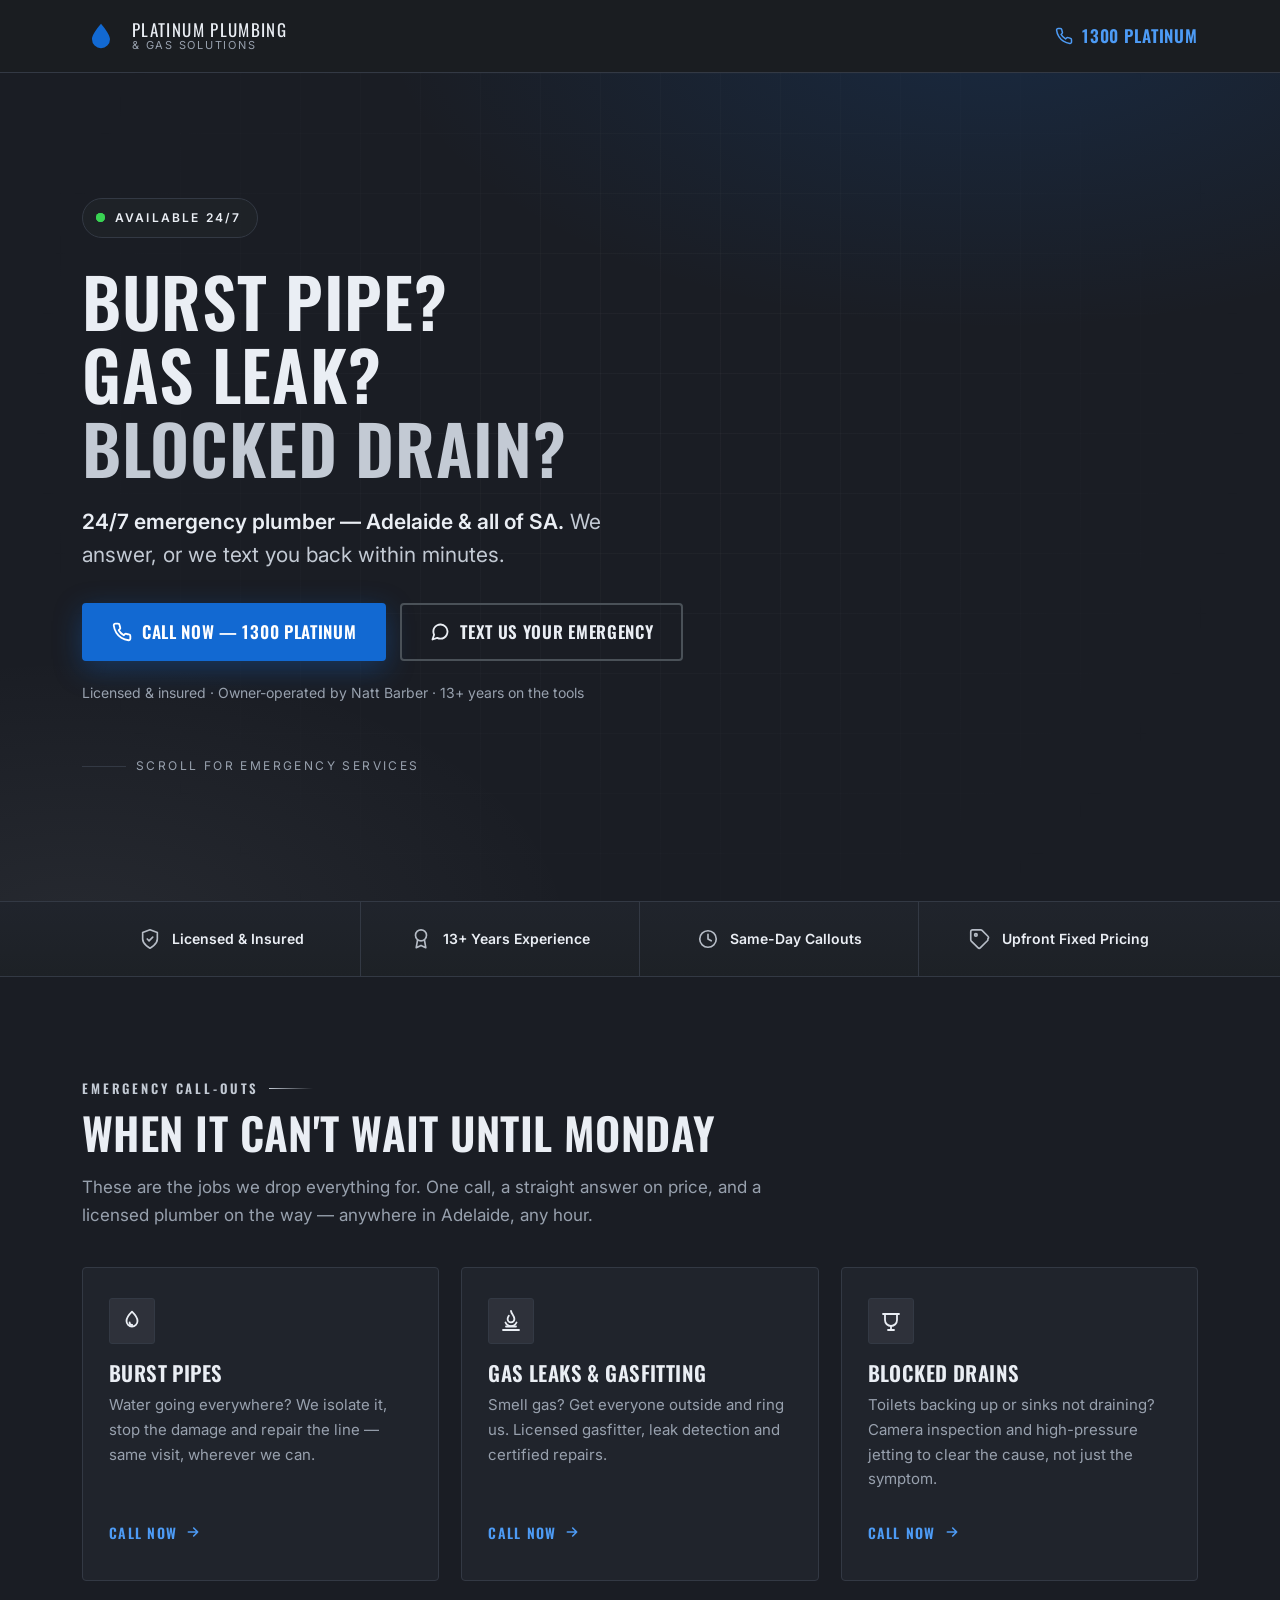
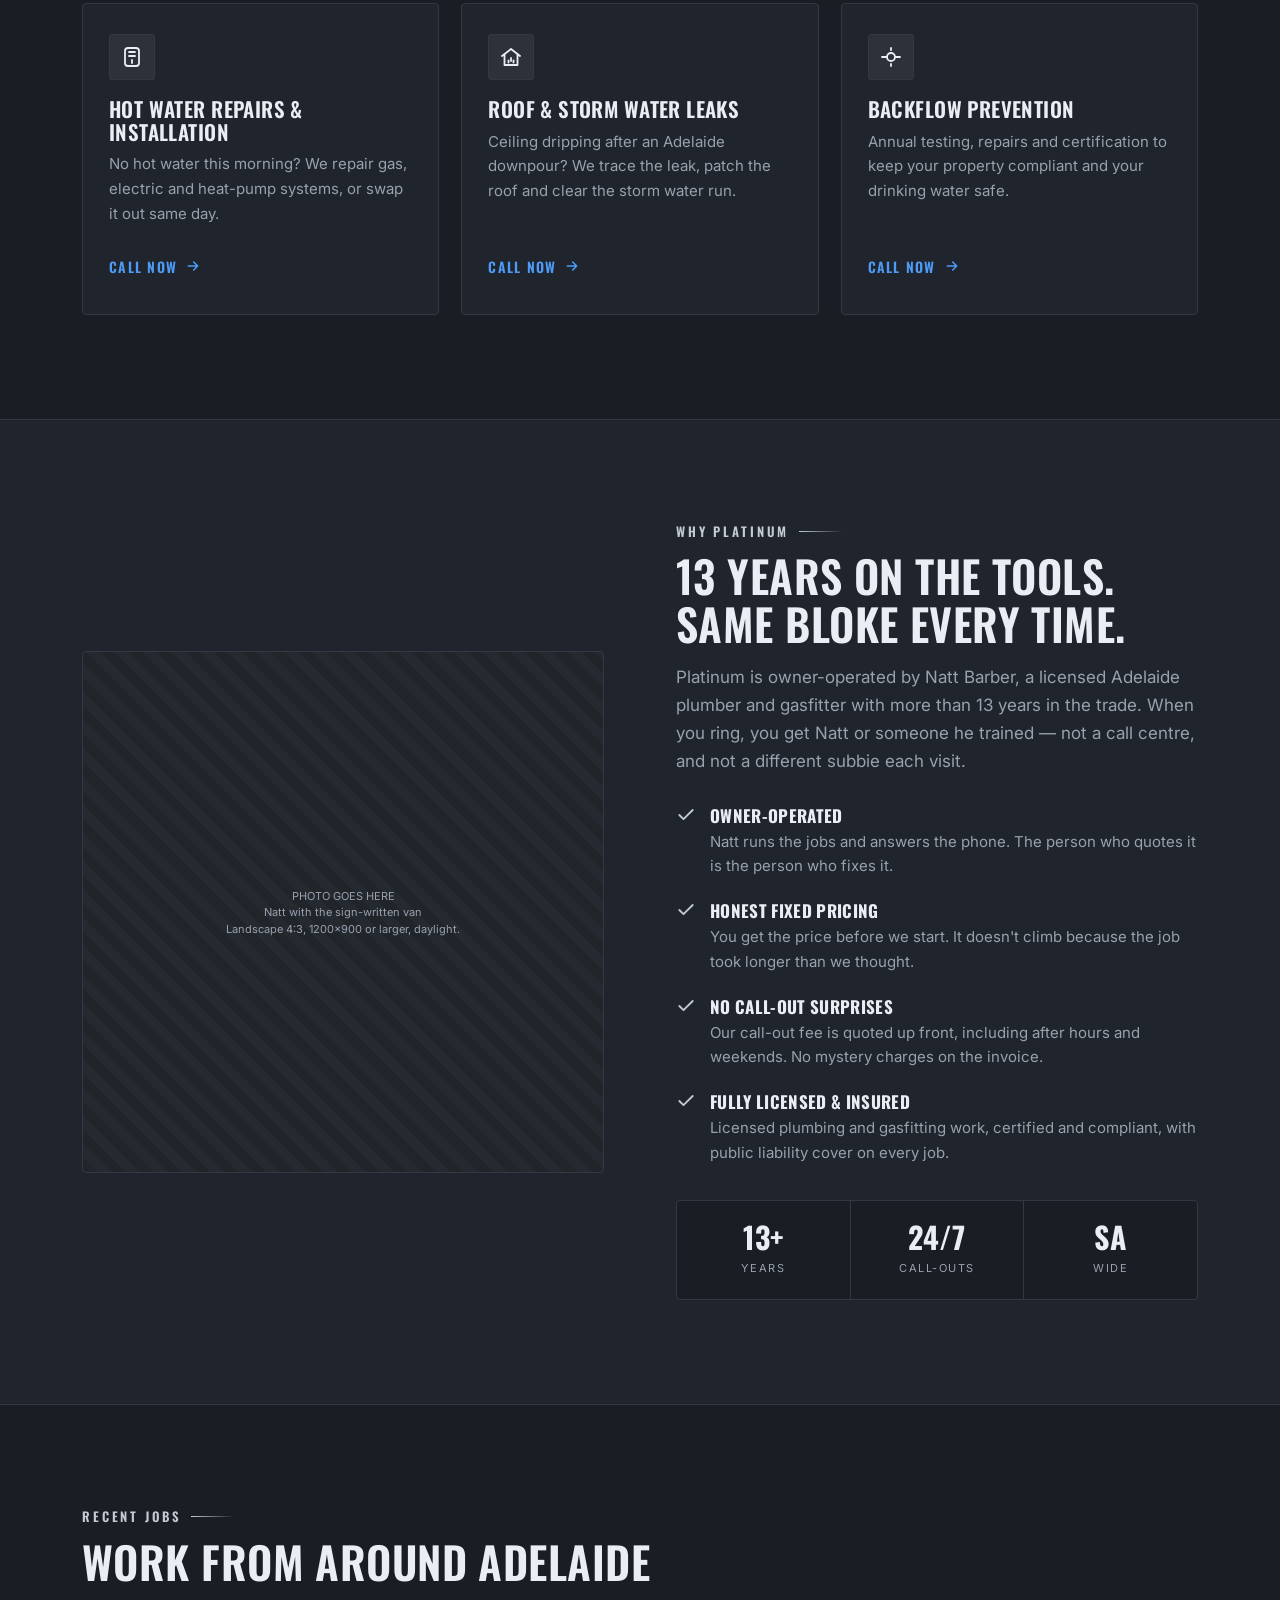
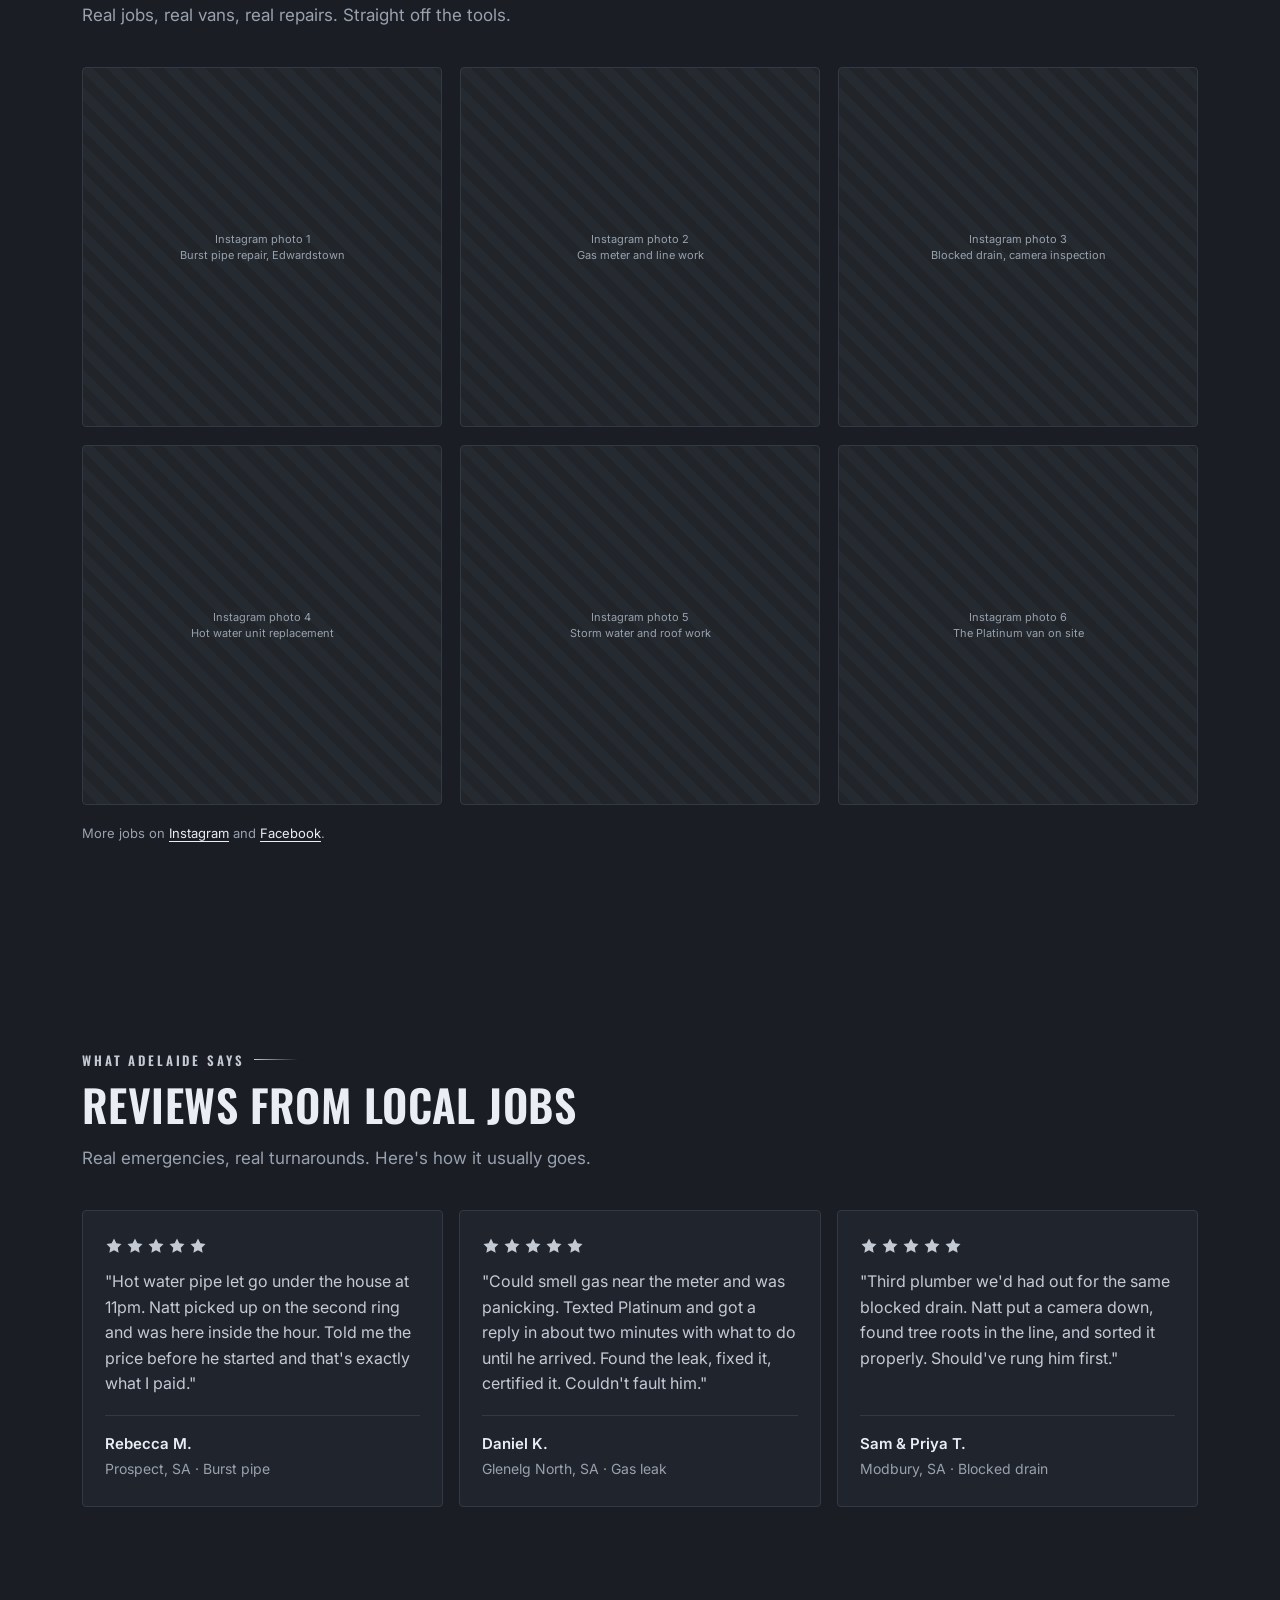
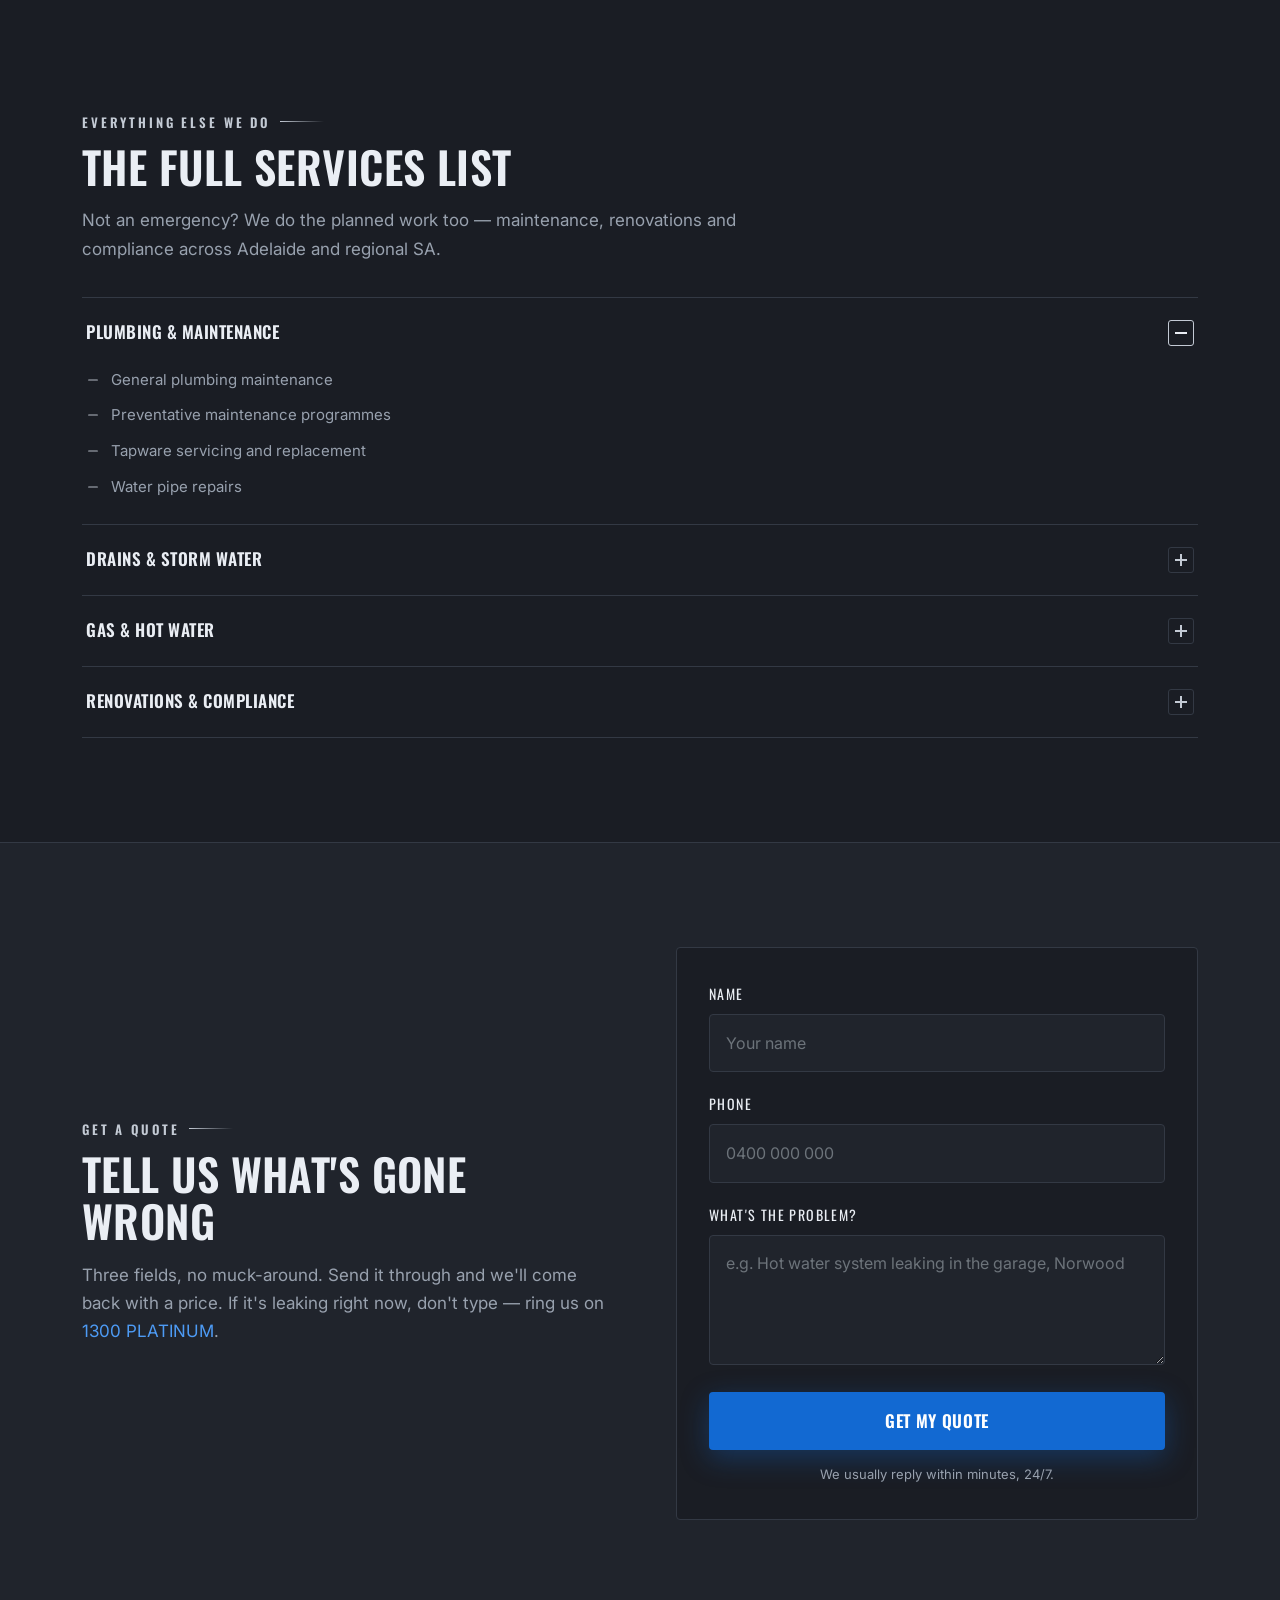
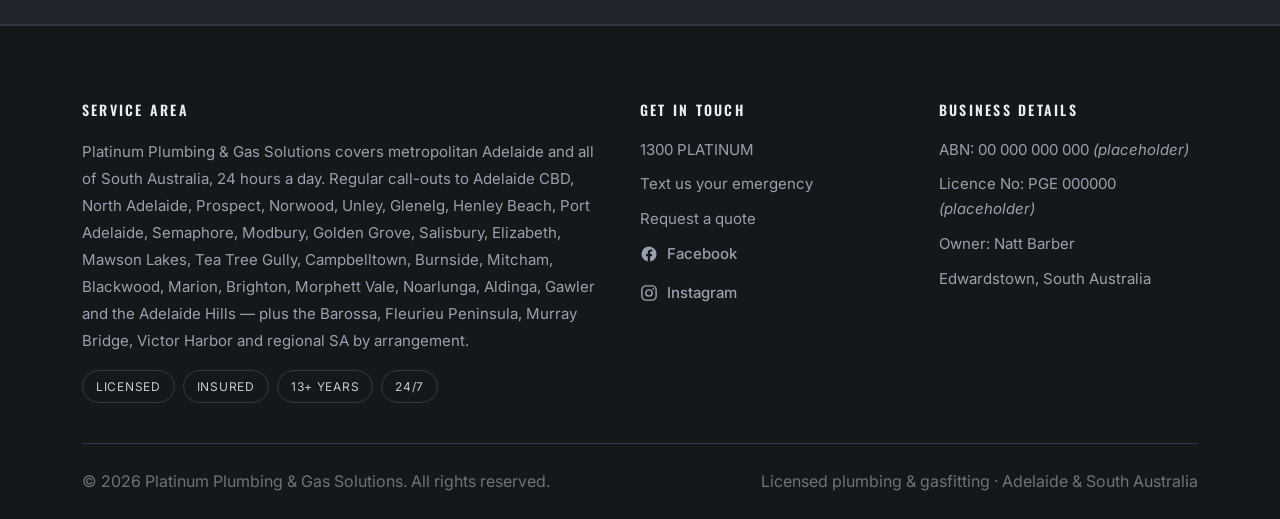
<file: index.html>
<!DOCTYPE html>
<html lang="en-AU">
<head>
<meta charset="utf-8">
<!-- Accessibility: no maximum-scale / user-scalable=0. Users must be able to pinch-zoom. -->
<meta name="viewport" content="width=device-width, initial-scale=1">
<title>24/7 Emergency Plumber Adelaide | Platinum Plumbing &amp; Gas</title>
<meta name="description" content="Emergency plumber Adelaide, 24/7. Burst pipes, gas leaks &amp; blocked drains sorted fast. Licensed, insured, 13+ years. Call 1300 PLATINUM.">
<meta name="theme-color" content="#1a1d24">
<meta name="robots" content="index, follow">
<link rel="canonical" href="https://platinumplumbingandgas.com/">

<meta property="og:type" content="website">
<meta property="og:locale" content="en_AU">
<meta property="og:site_name" content="Platinum Plumbing &amp; Gas Solutions">
<meta property="og:title" content="24/7 Emergency Plumber Adelaide | Platinum Plumbing &amp; Gas">
<meta property="og:description" content="Burst pipe? Gas leak? Blocked drain? 24/7 emergency plumber for Adelaide and all of South Australia. Call 1300 PLATINUM.">
<meta property="og:url" content="https://platinumplumbingandgas.com/">
<meta name="twitter:card" content="summary_large_image">

<link rel="preconnect" href="https://fonts.googleapis.com">
<link rel="preconnect" href="https://fonts.gstatic.com" crossorigin>
<link href="https://fonts.googleapis.com/css2?family=Oswald:wght@500;600;700&family=Inter:wght@400;500;600;700&display=swap" rel="stylesheet">

<!-- ============================================================
     JSON-LD: LocalBusiness + Plumber
     Verified from public listings: domain, Edwardstown SA base, Facebook and
     Instagram. TODO (owner): street address, exact geo coordinates and
     priceRange.
     ============================================================ -->
<script type="application/ld+json">
{
  "@context": "https://schema.org",
  "@type": ["Plumber", "LocalBusiness"],
  "@id": "https://platinumplumbingandgas.com/#business",
  "name": "Platinum Plumbing & Gas Solutions",
  "description": "24/7 emergency plumber and licensed gasfitter servicing Adelaide and all of South Australia. Burst pipes, gas leaks, blocked drains, hot water and backflow prevention.",
  "url": "https://platinumplumbingandgas.com/",
  "telephone": "+611300752846",
  "email": "info@platinumplumbingandgas.com",
  "priceRange": "$$",
  "founder": {
    "@type": "Person",
    "name": "Natt Barber",
    "jobTitle": "Licensed Plumber & Gasfitter, Owner"
  },
  "address": {
    "@type": "PostalAddress",
    "streetAddress": "PLACEHOLDER — street address",
    "addressLocality": "Edwardstown",
    "addressRegion": "SA",
    "postalCode": "5039",
    "addressCountry": "AU"
  },
  "geo": {
    "@type": "GeoCoordinates",
    "latitude": -34.9285,
    "longitude": 138.6007
  },
  "areaServed": [
    { "@type": "City", "name": "Adelaide" },
    { "@type": "State", "name": "South Australia" }
  ],
  "openingHoursSpecification": [{
    "@type": "OpeningHoursSpecification",
    "dayOfWeek": ["Monday","Tuesday","Wednesday","Thursday","Friday","Saturday","Sunday"],
    "opens": "00:00",
    "closes": "23:59"
  }],
  "sameAs": [
    "https://www.facebook.com/p/Platinum-Plumbing-Gas-Solutions-100063718951102/",
    "https://www.instagram.com/platinumplumbingandgas/"
  ],
  "hasOfferCatalog": {
    "@type": "OfferCatalog",
    "name": "Emergency plumbing and gas services",
    "itemListElement": [
      { "@type": "Offer", "itemOffered": { "@type": "Service", "name": "Burst pipe repairs" } },
      { "@type": "Offer", "itemOffered": { "@type": "Service", "name": "Gas leak detection and gasfitting" } },
      { "@type": "Offer", "itemOffered": { "@type": "Service", "name": "Blocked drain clearing" } },
      { "@type": "Offer", "itemOffered": { "@type": "Service", "name": "Hot water repairs and installation" } },
      { "@type": "Offer", "itemOffered": { "@type": "Service", "name": "Roof and storm water leak repairs" } },
      { "@type": "Offer", "itemOffered": { "@type": "Service", "name": "Backflow prevention testing" } }
    ]
  }
}
</script>

<style>
/* ============================================================
   BRAND COLOURS — sampled from the real Platinum livery:
   the ute signage, the depot sign and the crew uniforms.

   Brand blue was measured at hue 213-217 degrees across every
   source. #1269d2 is a direct read off the "1300 PLATINUM"
   panel on the ute tray, in full sun. The shaded depot sign
   reads darker (#1a396a) but at the identical hue, so this is
   the same ink under different light.

   Contrast, checked not assumed:
     white on  #1269d2 = 5.28:1  (WCAG AA body text)
     #1269d2 on page bg = 3.19:1 (AA non-text UI component)
     body text on page  = 10.2:1
     headings on page   = 14.5:1
   ============================================================ */
:root{
  /* Page background. Charcoal pulled slightly blue to echo the
     navy crew hoodies (sampled #21222d / #14161f). */
  --brand-dark:#1a1d24;
  /* Metallic mid-tone: body text, icons, rules. The silver in
     the logo's droplet, cooled to sit on the dark background. */
  --brand-metal:#c3cad4;
  /* Brightest tone: headings, emphasis */
  --brand-light:#eaeef4;
  /* Brand blue. CTAs only — buttons, call bar, tel/sms links. */
  --brand-action:#1269d2;
  /* Hover/active. Brighter, not darker: on a dark UI, lifting
     reads as "pressable" where darkening reads as "disabled". */
  --brand-action-hover:#1571e0;
  /* Same hue, lifted, for accent text ON the dark background.
     The solid brand blue is only 2.95:1 against a card — it is
     fine as a button fill under white text, but as small link
     text it fails WCAG AA. This tint reads 5.4:1 on a card. */
  --brand-action-text:#4d9bf5;
  /* "We're open" status indicator. Deliberately not brand blue —
     green is the near-universal convention for live/available,
     and keeping it distinct stops it competing with the CTAs. */
  --brand-status:#39d353;
}

/* ---------- Derived tokens (leave these alone) ---------- */
:root{
  --charcoal:var(--brand-dark);
  --charcoal-2:#20242c;
  --charcoal-3:#272c35;
  --line:#333944;
  --platinum:var(--brand-metal);
  --platinum-bright:var(--brand-light);
  --muted:#98a1ae;
  --accent:var(--brand-action);
  --accent-hover:var(--brand-action-hover);
  --accent-text:var(--brand-action-text);
  --green:var(--brand-status);
  --radius:4px;
  --wrap:1180px;
  --pad:20px;
  --bar-h:76px;
  --head:'Oswald','Barlow Condensed',Impact,sans-serif;
  --body:'Inter',-apple-system,BlinkMacSystemFont,'Segoe UI',Roboto,Helvetica,Arial,sans-serif;
}

/* ---------- Reset ---------- */
*,*::before,*::after{box-sizing:border-box}
html{-webkit-text-size-adjust:100%}
body,h1,h2,h3,h4,p,ul,ol,figure,blockquote,fieldset,legend{margin:0;padding:0}
ul,ol{list-style:none}
img{max-width:100%;height:auto;display:block}
button,input,textarea{font:inherit;color:inherit}

html{scroll-behavior:smooth;scroll-padding-top:24px}
body{
  background:var(--charcoal);
  color:var(--platinum);
  font-family:var(--body);
  font-size:16px;
  line-height:1.65;
  -webkit-font-smoothing:antialiased;
  overflow-x:hidden;
  /* Room for the fixed mobile call bar */
  padding-bottom:calc(var(--bar-h) + env(safe-area-inset-bottom,0px));
}

h1,h2,h3,.eyebrow,.btn,.stat-n{font-family:var(--head);font-weight:600;letter-spacing:.01em;line-height:1.08;text-transform:uppercase}
h1{font-size:clamp(2.25rem,8.5vw,4.25rem);color:var(--platinum-bright)}
h2{font-size:clamp(1.75rem,5.6vw,2.75rem);color:var(--platinum-bright)}
h3{font-size:clamp(1.125rem,3.6vw,1.3rem);color:var(--platinum-bright);letter-spacing:.02em}
p{font-size:1rem}
a{color:var(--accent-text);text-decoration:none}
a:hover{text-decoration:underline}

.wrap{width:100%;max-width:var(--wrap);margin-inline:auto;padding-inline:var(--pad)}
section{padding-block:clamp(56px,10vw,104px)}
.eyebrow{
  font-size:.8125rem;letter-spacing:.22em;color:var(--platinum);
  display:flex;align-items:center;gap:10px;margin-bottom:14px;font-weight:600;
}
.eyebrow::after{content:"";height:1px;width:44px;background:linear-gradient(90deg,var(--platinum),transparent)}
.lede{color:var(--muted);max-width:62ch;margin-top:16px;font-size:1.0625rem}

/* ---------- Focus ---------- */
/* Brand blue is reserved for calls-to-action: the hero buttons, the sticky
   call bar, the per-card "Call now" links, the header phone link and inline
   tel/sms links. The only exceptions are focus states — the focus ring, the
   skip link and the quote-form field focus — which are interaction states on
   the path to a conversion. Nothing decorative uses it. */
:focus-visible{outline:3px solid var(--accent-text);outline-offset:3px;border-radius:2px}

.skip{
  position:absolute;left:12px;top:-100px;z-index:200;
  background:var(--accent);color:#fff;font-weight:700;
  padding:12px 18px;border-radius:var(--radius);transition:top .15s ease;
}
.skip:focus{top:12px;text-decoration:none}
.sr{position:absolute;width:1px;height:1px;padding:0;margin:-1px;overflow:hidden;clip:rect(0 0 0 0);white-space:nowrap;border:0}

/* ---------- Buttons ---------- */
.btn{
  display:inline-flex;align-items:center;justify-content:center;gap:10px;
  min-height:58px;padding:16px 28px;border:2px solid transparent;border-radius:var(--radius);
  font-size:1.0625rem;letter-spacing:.04em;cursor:pointer;text-align:center;
  transition:transform .15s ease,background-color .15s ease,border-color .15s ease,color .15s ease;
}
.btn:hover{text-decoration:none;transform:translateY(-2px)}
.btn:active{transform:translateY(0)}
/* Brand blue is reserved for calls-to-action only. */
.btn-primary{background:var(--accent);color:#fff;border-color:var(--accent);box-shadow:0 8px 28px rgba(18,105,210,.34)}
.btn-primary:hover{background:var(--accent-hover);border-color:var(--accent-hover)}
.btn-ghost{background:transparent;color:var(--platinum-bright);border-color:#4a5158}
.btn-ghost:hover{border-color:var(--platinum);background:rgba(200,204,208,.06)}
.btn svg{flex:none}

/* ---------- Header ---------- */
.site-head{
  position:relative;z-index:20;border-bottom:1px solid var(--line);
  background:rgba(26,29,33,.9);
}
.head-in{display:flex;align-items:center;justify-content:space-between;gap:16px;min-height:72px}
.brand{display:flex;align-items:center;gap:12px;color:var(--platinum-bright)}
.brand:hover{text-decoration:none}
/* Placeholder mark: a blue droplet standing in for the real Platinum
   logo. The logo is the one place brand blue appears outside a CTA —
   it is the identity, not decoration. */
.brand-mark{
  width:38px;height:38px;flex:none;
  display:grid;place-items:center;color:var(--accent);
}
.brand-name{font-family:var(--head);font-size:1.0625rem;letter-spacing:.08em;text-transform:uppercase;line-height:1.15}
.brand-sub{display:block;font-family:var(--body);font-size:.6875rem;letter-spacing:.16em;color:var(--muted);text-transform:uppercase}
.head-call{display:none}

/* ---------- Hero ---------- */
.hero{
  /* Full height of the space the user can actually see: viewport minus the
     72px header, minus the fixed call bar on mobile. Stops the CTAs and the
     trust line from sitting under the bar on a short phone. */
  min-height:calc(100svh - 72px - var(--bar-h));
  display:flex;align-items:center;position:relative;overflow:hidden;
  padding-block:clamp(40px,7vh,88px);
  background:
    radial-gradient(1000px 520px at 78% -8%,rgba(18,105,210,.17),transparent 62%),
    radial-gradient(760px 420px at 6% 104%,rgba(200,204,208,.07),transparent 66%),
    var(--charcoal);
}
/* OPTIONAL HERO BACKGROUND PHOTO
   To put a real photo behind the hero (a van shot or a job in progress),
   save it as images/hero.jpg at 1920x1080 or larger, then uncomment:

   .hero{
     background:
       linear-gradient(rgba(26,29,36,.88),rgba(26,29,36,.96)),
       url("images/hero.jpg") center/cover no-repeat,
       var(--charcoal);
   }

   Keep the dark gradient on top — the white headline and the blue CTA
   both need it to stay readable over a photo. Export at quality ~70 and
   keep it under ~250KB. Photos do not count towards the 200KB page budget,
   but they do affect how fast the hero paints on mobile data. */

/* Faint industrial grid — pure CSS, zero bytes of image weight */
.hero::before{
  content:"";position:absolute;inset:0;pointer-events:none;
  background-image:linear-gradient(rgba(200,204,208,.045) 1px,transparent 1px),
                   linear-gradient(90deg,rgba(200,204,208,.045) 1px,transparent 1px);
  background-size:60px 60px;
  -webkit-mask-image:radial-gradient(circle at 50% 40%,#000,transparent 78%);
  mask-image:radial-gradient(circle at 50% 40%,#000,transparent 78%);
}
.hero-in{position:relative;z-index:1;width:100%}
.hero h1{margin-bottom:22px}
.hero h1 .hl{color:var(--platinum);display:block}
.hero-sub{font-size:1.125rem;color:var(--platinum);max-width:34ch;line-height:1.55}
.hero-sub strong{color:var(--platinum-bright);font-weight:600}
.hero-cta{display:flex;flex-direction:column;gap:14px;margin-top:32px;max-width:420px}
.hero-note{margin-top:20px;font-size:.875rem;color:var(--muted)}

/* Available 24/7 pulsing indicator */
.live{
  display:inline-flex;align-items:center;gap:10px;margin-bottom:26px;
  padding:9px 16px 9px 13px;border:1px solid var(--line);border-radius:100px;
  background:rgba(33,37,41,.72);
  font-size:.75rem;letter-spacing:.18em;text-transform:uppercase;font-weight:600;color:var(--platinum-bright);
}
.dot{position:relative;width:9px;height:9px;flex:none;border-radius:50%;background:var(--green)}
.dot::after{
  content:"";position:absolute;inset:0;border-radius:50%;background:var(--green);
  animation:pulse 2s cubic-bezier(.4,0,.6,1) infinite;
}
@keyframes pulse{0%{transform:scale(1);opacity:.75}70%{transform:scale(3);opacity:0}100%{transform:scale(3);opacity:0}}

.scroll-hint{display:none}

/* ---------- Trust bar ---------- */
.trust{
  border-block:1px solid var(--line);
  background:linear-gradient(180deg,var(--charcoal-2),#1d2126);
  padding-block:0;
}
.trust ul{display:grid;grid-template-columns:repeat(2,1fr)}
.trust li{
  display:flex;align-items:center;gap:11px;padding:20px 12px;
  border-bottom:1px solid var(--line);
  font-size:.8125rem;font-weight:600;color:var(--platinum-bright);line-height:1.3;
}
.trust li:nth-child(odd){border-right:1px solid var(--line)}
.trust li:nth-last-child(-n+2){border-bottom:0}
.trust svg{flex:none;color:var(--platinum);opacity:.92}

/* ---------- Service cards ---------- */
.grid{display:grid;gap:16px;margin-top:38px}
.card{
  position:relative;background:var(--charcoal-2);border:1px solid var(--line);border-radius:var(--radius);
  padding:26px 22px 22px;display:flex;flex-direction:column;
  transition:border-color .2s ease,transform .2s ease,background-color .2s ease;
}
.card::before{
  content:"";position:absolute;left:0;top:0;height:3px;width:100%;
  background:linear-gradient(90deg,var(--platinum),transparent);
  opacity:0;transition:opacity .2s ease;
}
.card:hover{border-color:#4a5158;transform:translateY(-3px);background:var(--charcoal-3)}
.card:hover::before{opacity:1}
.card-ico{
  width:46px;height:46px;border-radius:3px;display:grid;place-items:center;margin-bottom:18px;
  background:rgba(200,204,208,.08);border:1px solid var(--line);color:var(--platinum-bright);
}
.card h3{margin-bottom:9px}
.card p{color:var(--muted);font-size:.9375rem;flex:1}
.card-call{
  margin-top:18px;display:inline-flex;align-items:center;gap:8px;align-self:flex-start;
  font-family:var(--head);font-size:.875rem;letter-spacing:.09em;text-transform:uppercase;
  color:var(--accent-text);font-weight:600;padding:8px 0;min-height:44px;
}
.card-call svg{transition:transform .2s ease}
.card-call:hover{text-decoration:none}
.card-call:hover svg{transform:translateX(4px)}

/* ---------- Why Platinum ---------- */
.why{background:var(--charcoal-2);border-block:1px solid var(--line)}
.why-grid{display:grid;gap:34px}
/* Image placeholder */
/* Owner photo: same drop-in-an-img pattern as the gallery, at 4:3 */
.photo-ph{aspect-ratio:4/3;border:2px dashed #454c54}
.photo-ph::after{font-size:.8125rem;padding:26px}
.why-points{display:grid;gap:18px;margin-top:26px}
.why-points li{display:flex;gap:14px;align-items:flex-start}
.why-points svg{flex:none;margin-top:3px;color:var(--platinum)}
.why-points b{display:block;font-family:var(--head);font-size:1.0625rem;letter-spacing:.02em;color:var(--platinum-bright);text-transform:uppercase}
.why-points p{color:var(--muted);font-size:.9375rem}
.stats{display:grid;grid-template-columns:repeat(3,1fr);gap:1px;margin-top:34px;background:var(--line);border:1px solid var(--line);border-radius:var(--radius);overflow:hidden}
.stats div{background:var(--charcoal);padding:20px 12px;text-align:center}
.stat-n{display:block;font-size:1.875rem;color:var(--platinum-bright);font-weight:700}
.stat-l{font-size:.6875rem;letter-spacing:.14em;text-transform:uppercase;color:var(--muted)}

/* ---------- Work gallery ---------- */
/* Each slot shows a hatched placeholder until a real <img> is dropped in.
   The image sits above the placeholder and covers it, so adding a photo is
   a one-line change with nothing to delete. aspect-ratio reserves the box
   before the image loads, so there is no layout shift. */
.shots{display:grid;grid-template-columns:repeat(2,1fr);gap:10px;margin-top:38px}
.shot{
  position:relative;aspect-ratio:1/1;overflow:hidden;margin:0;
  border:1px solid var(--line);border-radius:var(--radius);
  background:repeating-linear-gradient(45deg,#212529,#212529 10px,#242a30 10px,#242a30 20px);
}
.shot::after{
  content:attr(data-ph);position:absolute;inset:0;z-index:0;
  display:grid;place-items:center;padding:14px;text-align:center;
  white-space:pre-line;
  font-size:.6875rem;line-height:1.5;color:var(--muted);
}
.shot img{
  position:relative;z-index:1;width:100%;height:100%;object-fit:cover;
  transition:transform .35s ease;
}
.shot:hover img{transform:scale(1.04)}
.shots-note{margin-top:18px;font-size:.8125rem;color:var(--muted)}
/* Social links are not calls-to-action, so they stay off the brand blue. */
.shots-note a{color:var(--platinum-bright);text-decoration:underline;text-underline-offset:3px}
.shots-note a:hover{color:#fff}

/* ---------- Testimonials ---------- */
.reviews{display:grid;gap:16px;margin-top:38px}
.review{
  background:var(--charcoal-2);border:1px solid var(--line);border-radius:var(--radius);
  padding:26px 22px;display:flex;flex-direction:column;
}
.stars{display:flex;gap:3px;margin-bottom:14px;color:var(--platinum)}
.review blockquote{font-size:1rem;color:var(--platinum);line-height:1.6;flex:1}
.review figcaption{margin-top:18px;padding-top:16px;border-top:1px solid var(--line);font-size:.875rem;color:var(--muted)}
.review figcaption b{display:block;color:var(--platinum-bright);font-weight:600;font-size:.9375rem}

/* ---------- Accordion ---------- */
.acc{margin-top:34px;border-top:1px solid var(--line)}
.acc-item{border-bottom:1px solid var(--line)}
.acc-btn{
  width:100%;background:none;border:0;cursor:pointer;text-align:left;
  display:flex;align-items:center;justify-content:space-between;gap:16px;
  padding:22px 4px;min-height:64px;
  font-family:var(--head);font-size:1.0625rem;letter-spacing:.03em;text-transform:uppercase;
  color:var(--platinum-bright);transition:color .15s ease;
}
.acc-btn:hover{color:#fff}
.acc-ico{flex:none;width:26px;height:26px;border:1px solid var(--line);border-radius:3px;display:grid;place-items:center;position:relative}
.acc-ico::before,.acc-ico::after{content:"";position:absolute;background:var(--platinum);transition:transform .22s ease,opacity .22s ease}
.acc-ico::before{width:12px;height:2px}
.acc-ico::after{width:2px;height:12px}
.acc-btn[aria-expanded="true"] .acc-ico{border-color:var(--platinum)}
.acc-btn[aria-expanded="true"] .acc-ico::before,
.acc-btn[aria-expanded="true"] .acc-ico::after{background:var(--platinum-bright)}
.acc-btn[aria-expanded="true"] .acc-ico::after{transform:rotate(90deg);opacity:0}
.acc-panel{overflow:hidden;height:0;transition:height .28s ease}
.acc-panel ul{padding:0 4px 24px;display:grid;gap:11px}
.acc-panel li{display:flex;gap:11px;align-items:flex-start;color:var(--muted);font-size:.9375rem}
.acc-panel svg{flex:none;margin-top:5px;color:var(--platinum);opacity:.6}

/* ---------- Quote form ---------- */
.quote{background:var(--charcoal-2);border-block:1px solid var(--line)}
.quote-grid{display:grid;gap:34px}
.form-card{background:var(--charcoal);border:1px solid var(--line);border-radius:var(--radius);padding:26px 22px}
.field{margin-bottom:20px}
.field label{display:block;font-family:var(--head);font-size:.875rem;letter-spacing:.1em;text-transform:uppercase;color:var(--platinum-bright);margin-bottom:9px}
.field input,.field textarea{
  width:100%;background:var(--charcoal-2);border:1px solid var(--line);border-radius:var(--radius);
  padding:15px 16px;font-size:1rem;color:var(--platinum-bright);min-height:56px;
  transition:border-color .15s ease,background-color .15s ease;
}
.field textarea{min-height:130px;resize:vertical;line-height:1.55}
.field input::placeholder,.field textarea::placeholder{color:#6c737a}
.field input:focus,.field textarea:focus{border-color:var(--accent-text);background:var(--charcoal-3);outline:none}
.field input[aria-invalid="true"],.field textarea[aria-invalid="true"]{border-color:#ff5252}
.err{display:none;margin-top:8px;font-size:.8125rem;color:#ff7b7b;font-weight:500}
.err.show{display:block}
.form-card .btn-primary{width:100%}
.form-foot{margin-top:14px;font-size:.8125rem;color:var(--muted);text-align:center}
.success{display:none;text-align:center;padding:26px 8px}
.success.show{display:block}
.success-ico{width:62px;height:62px;margin:0 auto 18px;border-radius:50%;background:rgba(57,211,83,.12);border:1px solid rgba(57,211,83,.4);display:grid;place-items:center;color:var(--green)}
.success h3{margin-bottom:10px}
.success p{color:var(--muted);font-size:.9375rem;max-width:40ch;margin-inline:auto}
.success .btn{margin-top:22px}

/* ---------- Footer ---------- */
.site-foot{background:#15181b;border-top:1px solid var(--line);padding-block:clamp(48px,8vw,72px) 0}
.foot-grid{display:grid;gap:34px}
.foot h4{font-family:var(--head);font-size:.875rem;letter-spacing:.16em;text-transform:uppercase;color:var(--platinum-bright);margin-bottom:16px;font-weight:600}
.foot p,.foot li{color:var(--muted);font-size:.9375rem}
.foot-links li{margin-bottom:10px}
.foot-links a{color:var(--muted)}
.foot-links a:hover{color:var(--platinum-bright)}
.suburbs{font-size:.875rem;color:var(--muted);line-height:1.8}
.legal{
  margin-top:40px;border-top:1px solid var(--line);padding-block:24px;
  display:flex;flex-direction:column;gap:10px;font-size:.8125rem;color:#6c737a;
}
.social{display:inline-flex;align-items:center;gap:9px;color:var(--platinum);font-weight:500;font-size:.9375rem}
.social:hover{color:var(--platinum-bright)}
.badge-list{display:flex;flex-wrap:wrap;gap:8px;margin-top:16px}
.badge-list span{
  font-size:.75rem;letter-spacing:.06em;text-transform:uppercase;color:var(--platinum);
  border:1px solid var(--line);border-radius:100px;padding:6px 13px;
}

/* ---------- Sticky mobile call bar ---------- */
/* The single most important element on the page. Mobile only, always visible. */
.callbar{
  position:fixed;left:0;right:0;bottom:0;z-index:100;
  display:grid;grid-template-columns:1.35fr 1fr;gap:10px;
  padding:10px 12px calc(10px + env(safe-area-inset-bottom,0px));
  background:rgba(21,24,27,.97);
  border-top:1px solid var(--line);
  box-shadow:0 -10px 30px rgba(0,0,0,.45);
}
@supports (backdrop-filter:blur(8px)){.callbar{background:rgba(21,24,27,.9);backdrop-filter:blur(10px)}}
.callbar a{
  display:flex;align-items:center;justify-content:center;gap:8px;
  min-height:56px;border-radius:var(--radius);
  font-family:var(--head);font-size:1.0625rem;letter-spacing:.06em;text-transform:uppercase;font-weight:600;
}
.callbar a:hover{text-decoration:none}
.cb-call{background:var(--accent);color:#fff;box-shadow:0 4px 18px rgba(18,105,210,.42)}
.cb-call:active{background:var(--accent-hover)}
.cb-text{background:transparent;color:var(--platinum-bright);border:2px solid #4a5158}
.cb-text:active{background:rgba(200,204,208,.08)}

/* ---------- Scroll animations ---------- */
/* Content is visible by default. It is only hidden for the reveal once the
   head script has confirmed JS + IntersectionObserver are available, so a
   JS failure can never leave the page blank. */
.js-anim .fade{opacity:0;transform:translateY(22px);transition:opacity .6s ease,transform .6s ease}
.js-anim .fade.in{opacity:1;transform:none}

/* ================= 768px ================= */
@media (min-width:768px){
  :root{--pad:32px}
  body{padding-bottom:0}
  .callbar{display:none}
  .hero{min-height:calc(100svh - 72px);padding-block:clamp(48px,9vh,88px)}
  .head-call{
    display:inline-flex;align-items:center;gap:9px;
    font-family:var(--head);font-size:1.0625rem;letter-spacing:.05em;text-transform:uppercase;
    color:var(--accent-text);font-weight:600;
  }
  .hero-cta{flex-direction:row;max-width:none}
  .hero-sub{font-size:1.25rem;max-width:44ch}
  .trust ul{grid-template-columns:repeat(4,1fr)}
  .trust li{border-bottom:0;border-right:1px solid var(--line);justify-content:center;padding:26px 16px;font-size:.875rem}
  .trust li:last-child{border-right:0}
  .trust li:nth-child(odd){border-right:1px solid var(--line)}
  .grid{grid-template-columns:repeat(2,1fr);gap:20px}
  .reviews{grid-template-columns:repeat(3,1fr)}
  .shots{grid-template-columns:repeat(3,1fr);gap:14px}
  .why-grid,.quote-grid{grid-template-columns:1fr 1fr;gap:48px;align-items:center}
  .form-card{padding:34px 32px}
  .foot-grid{grid-template-columns:2fr 1fr 1fr;gap:40px}
  .legal{flex-direction:row;justify-content:space-between;align-items:center}
  .card{padding:30px 26px 26px}
}

/* ================= 1024px+ ================= */
@media (min-width:1024px){
  .grid{grid-template-columns:repeat(3,1fr);gap:22px}
  .shots{grid-template-columns:repeat(3,1fr);gap:18px}
  .hero-sub{font-size:1.3125rem}
  .scroll-hint{
    display:flex;align-items:center;gap:10px;margin-top:52px;
    font-size:.75rem;letter-spacing:.2em;text-transform:uppercase;color:var(--muted);
  }
  .scroll-hint span{display:block;width:44px;height:1px;background:var(--line)}
  .why-grid,.quote-grid{gap:72px}
}

/* ================= 1440px+ ================= */
@media (min-width:1440px){
  :root{--wrap:1240px;--pad:40px}
  .hero h1{font-size:4.5rem}
}

/* ---------- Short phones (SE, older Androids) ---------- */
/* Not enough vertical room for the full hero, so tighten it until the
   primary CTA still lands above the sticky call bar. */
@media (max-width:767px) and (max-height:720px){
  .hero{padding-block:24px}
  .hero h1{font-size:2rem;margin-bottom:16px}
  .live{margin-bottom:14px;padding:7px 14px 7px 11px;font-size:.6875rem}
  .hero-sub{font-size:1rem}
  .hero-cta{margin-top:20px;gap:10px}
  .hero-cta .btn{min-height:52px;padding:14px 22px;font-size:1rem}
  .hero-note{margin-top:12px;font-size:.8125rem}
}

/* ---------- Reduced motion ---------- */
@media (prefers-reduced-motion:reduce){
  html{scroll-behavior:auto}
  *,*::before,*::after{animation-duration:.001ms!important;animation-iteration-count:1!important;transition-duration:.001ms!important;scroll-behavior:auto!important}
  .js-anim .fade{opacity:1;transform:none}
  .dot::after{display:none}
  .btn:hover,.card:hover{transform:none}
  .shot:hover img{transform:none}
}
</style>

<script>
/* Opt in to scroll reveals only when we can actually run them. Set before
   first paint so there is no flash of unstyled content. */
(function () {
  if ('IntersectionObserver' in window &&
      !window.matchMedia('(prefers-reduced-motion: reduce)').matches) {
    document.documentElement.className += ' js-anim';
  }
})();
</script>
</head>

<body>
<a class="skip" href="#main">Skip to main content</a>

<header class="site-head">
  <div class="wrap head-in">
    <a class="brand" href="#top" aria-label="Platinum Plumbing and Gas Solutions — home">
      <!-- PLACEHOLDER MARK — this is a generic droplet, not the real
           Platinum logo. Save the actual logo as images/logo.svg and swap
           this whole span for:
           <img class="brand-mark" src="images/logo.svg" alt="" width="38" height="38"> -->
      <span class="brand-mark" aria-hidden="true">
        <svg width="30" height="30" viewBox="0 0 24 24" fill="currentColor" aria-hidden="true"><path d="M12 2.2c0 0 7.2 8.1 7.2 12.3a7.2 7.2 0 0 1-14.4 0C4.8 10.3 12 2.2 12 2.2Z"/></svg>
      </span>
      <span class="brand-name">Platinum Plumbing
        <span class="brand-sub">&amp; Gas Solutions</span>
      </span>
    </a>
    <a class="head-call" href="tel:1300752846">
      <svg width="18" height="18" viewBox="0 0 24 24" fill="none" stroke="currentColor" stroke-width="2" stroke-linecap="round" stroke-linejoin="round" aria-hidden="true"><path d="M22 16.92v3a2 2 0 0 1-2.18 2 19.79 19.79 0 0 1-8.63-3.07 19.5 19.5 0 0 1-6-6A19.79 19.79 0 0 1 2.12 4.18 2 2 0 0 1 4.11 2h3a2 2 0 0 1 2 1.72c.13.96.36 1.9.7 2.81a2 2 0 0 1-.45 2.11L8.09 9.91a16 16 0 0 0 6 6l1.27-1.27a2 2 0 0 1 2.11-.45c.9.33 1.85.57 2.81.7A2 2 0 0 1 22 16.92Z"/></svg>
      1300 Platinum
    </a>
  </div>
</header>

<main id="main">

  <!-- ============ 2. HERO ============ -->
  <section class="hero" id="top" aria-labelledby="hero-h">
    <div class="wrap hero-in">
      <p class="live"><span class="dot" aria-hidden="true"></span> Available 24/7</p>

      <h1 id="hero-h">Burst Pipe?<br>Gas Leak?<br><span class="hl">Blocked Drain?</span></h1>

      <p class="hero-sub">
        <strong>24/7 emergency plumber — Adelaide &amp; all of SA.</strong>
        We answer, or we text you back within minutes.
      </p>

      <div class="hero-cta">
        <a class="btn btn-primary" href="tel:1300752846">
          <svg width="20" height="20" viewBox="0 0 24 24" fill="none" stroke="currentColor" stroke-width="2.2" stroke-linecap="round" stroke-linejoin="round" aria-hidden="true"><path d="M22 16.92v3a2 2 0 0 1-2.18 2 19.79 19.79 0 0 1-8.63-3.07 19.5 19.5 0 0 1-6-6A19.79 19.79 0 0 1 2.12 4.18 2 2 0 0 1 4.11 2h3a2 2 0 0 1 2 1.72c.13.96.36 1.9.7 2.81a2 2 0 0 1-.45 2.11L8.09 9.91a16 16 0 0 0 6 6l1.27-1.27a2 2 0 0 1 2.11-.45c.9.33 1.85.57 2.81.7A2 2 0 0 1 22 16.92Z"/></svg>
          Call Now — 1300 Platinum
        </a>
        <a class="btn btn-ghost" href="sms:1300752846?&amp;body=Hi%20Platinum%20Plumbing%2C%20I%20have%20a%20plumbing%20emergency%3A%20">
          <svg width="20" height="20" viewBox="0 0 24 24" fill="none" stroke="currentColor" stroke-width="2.2" stroke-linecap="round" stroke-linejoin="round" aria-hidden="true"><path d="M21 11.5a8.38 8.38 0 0 1-.9 3.8 8.5 8.5 0 0 1-7.6 4.7 8.38 8.38 0 0 1-3.8-.9L3 21l1.9-5.7a8.38 8.38 0 0 1-.9-3.8 8.5 8.5 0 0 1 4.7-7.6 8.38 8.38 0 0 1 3.8-.9h.5a8.48 8.48 0 0 1 8 8v.5Z"/></svg>
          Text Us Your Emergency
        </a>
      </div>

      <p class="hero-note">Licensed &amp; insured · Owner-operated by Natt Barber · 13+ years on the tools</p>

      <p class="scroll-hint"><span aria-hidden="true"></span> Scroll for emergency services</p>
    </div>
  </section>

  <!-- ============ 3. TRUST BAR ============ -->
  <section class="trust" aria-label="Why customers trust us">
    <div class="wrap">
      <ul>
        <li>
          <svg width="22" height="22" viewBox="0 0 24 24" fill="none" stroke="currentColor" stroke-width="1.8" stroke-linecap="round" stroke-linejoin="round" aria-hidden="true"><path d="M12 22s8-4 8-10V5l-8-3-8 3v7c0 6 8 10 8 10Z"/><path d="m9 12 2 2 4-4"/></svg>
          Licensed &amp; Insured
        </li>
        <li>
          <svg width="22" height="22" viewBox="0 0 24 24" fill="none" stroke="currentColor" stroke-width="1.8" stroke-linecap="round" stroke-linejoin="round" aria-hidden="true"><circle cx="12" cy="8" r="6"/><path d="m8.2 13.3-1.4 8.2L12 19l5.2 2.5-1.4-8.2"/></svg>
          13+ Years Experience
        </li>
        <li>
          <svg width="22" height="22" viewBox="0 0 24 24" fill="none" stroke="currentColor" stroke-width="1.8" stroke-linecap="round" stroke-linejoin="round" aria-hidden="true"><circle cx="12" cy="12" r="9"/><path d="M12 7v5l3.5 2"/></svg>
          Same-Day Callouts
        </li>
        <li>
          <svg width="22" height="22" viewBox="0 0 24 24" fill="none" stroke="currentColor" stroke-width="1.8" stroke-linecap="round" stroke-linejoin="round" aria-hidden="true"><path d="M20.6 13.4 12.5 21.5a2 2 0 0 1-2.8 0l-7.2-7.2a2 2 0 0 1-.6-1.4V4a2 2 0 0 1 2-2h8.9a2 2 0 0 1 1.4.6l6.4 6.4a2 2 0 0 1 0 2.8Z"/><circle cx="7.5" cy="7.5" r="1.4"/></svg>
          Upfront Fixed Pricing
        </li>
      </ul>
    </div>
  </section>

  <!-- ============ 4. EMERGENCY SERVICES GRID ============ -->
  <section id="emergency" aria-labelledby="em-h">
    <div class="wrap">
      <p class="eyebrow fade">Emergency Call-Outs</p>
      <h2 id="em-h" class="fade">When it can't wait until Monday</h2>
      <p class="lede fade">These are the jobs we drop everything for. One call, a straight answer on price, and a licensed plumber on the way — anywhere in Adelaide, any hour.</p>

      <div class="grid">
        <article class="card fade">
          <span class="card-ico" aria-hidden="true">
            <svg width="24" height="24" viewBox="0 0 24 24" fill="none" stroke="currentColor" stroke-width="1.8" stroke-linecap="round" stroke-linejoin="round"><path d="M12 2.7s5.5 5.4 5.5 9.3a5.5 5.5 0 0 1-11 0C6.5 8.1 12 2.7 12 2.7Z"/><path d="M9.6 13.4a2.6 2.6 0 0 0 2.6 2.6"/></svg>
          </span>
          <h3>Burst Pipes</h3>
          <p>Water going everywhere? We isolate it, stop the damage and repair the line — same visit, wherever we can.</p>
          <a class="card-call" href="tel:1300752846" aria-label="Call now about a burst pipe">
            Call now
            <svg width="16" height="16" viewBox="0 0 24 24" fill="none" stroke="currentColor" stroke-width="2.4" stroke-linecap="round" stroke-linejoin="round" aria-hidden="true"><path d="M5 12h14M13 6l6 6-6 6"/></svg>
          </a>
        </article>

        <article class="card fade">
          <span class="card-ico" aria-hidden="true">
            <svg width="24" height="24" viewBox="0 0 24 24" fill="none" stroke="currentColor" stroke-width="1.8" stroke-linecap="round" stroke-linejoin="round"><path d="M12 2c.6 3.4 3.4 4.6 3.4 8a3.4 3.4 0 0 1-6.8 0c0-1.4.6-2.3 1.2-3.2"/><path d="M6.5 13.5a6 6 0 0 0 11 0"/><path d="M4 21h16"/><path d="M7 17.5h10"/></svg>
          </span>
          <h3>Gas Leaks &amp; Gasfitting</h3>
          <p>Smell gas? Get everyone outside and ring us. Licensed gasfitter, leak detection and certified repairs.</p>
          <a class="card-call" href="tel:1300752846" aria-label="Call now about a gas leak">
            Call now
            <svg width="16" height="16" viewBox="0 0 24 24" fill="none" stroke="currentColor" stroke-width="2.4" stroke-linecap="round" stroke-linejoin="round" aria-hidden="true"><path d="M5 12h14M13 6l6 6-6 6"/></svg>
          </a>
        </article>

        <article class="card fade">
          <span class="card-ico" aria-hidden="true">
            <svg width="24" height="24" viewBox="0 0 24 24" fill="none" stroke="currentColor" stroke-width="1.8" stroke-linecap="round" stroke-linejoin="round"><path d="M4 5h16"/><path d="M6 5v6a6 6 0 0 0 12 0V5"/><path d="M12 17v4"/><path d="M9 21h6"/></svg>
          </span>
          <h3>Blocked Drains</h3>
          <p>Toilets backing up or sinks not draining? Camera inspection and high-pressure jetting to clear the cause, not just the symptom.</p>
          <a class="card-call" href="tel:1300752846" aria-label="Call now about a blocked drain">
            Call now
            <svg width="16" height="16" viewBox="0 0 24 24" fill="none" stroke="currentColor" stroke-width="2.4" stroke-linecap="round" stroke-linejoin="round" aria-hidden="true"><path d="M5 12h14M13 6l6 6-6 6"/></svg>
          </a>
        </article>

        <article class="card fade">
          <span class="card-ico" aria-hidden="true">
            <svg width="24" height="24" viewBox="0 0 24 24" fill="none" stroke="currentColor" stroke-width="1.8" stroke-linecap="round" stroke-linejoin="round"><rect x="5" y="3" width="14" height="18" rx="3"/><path d="M9 7h6"/><path d="M9 11h6"/><path d="M12 15v3"/></svg>
          </span>
          <h3>Hot Water Repairs &amp; Installation</h3>
          <p>No hot water this morning? We repair gas, electric and heat-pump systems, or swap it out same day.</p>
          <a class="card-call" href="tel:1300752846" aria-label="Call now about hot water">
            Call now
            <svg width="16" height="16" viewBox="0 0 24 24" fill="none" stroke="currentColor" stroke-width="2.4" stroke-linecap="round" stroke-linejoin="round" aria-hidden="true"><path d="M5 12h14M13 6l6 6-6 6"/></svg>
          </a>
        </article>

        <article class="card fade">
          <span class="card-ico" aria-hidden="true">
            <svg width="24" height="24" viewBox="0 0 24 24" fill="none" stroke="currentColor" stroke-width="1.8" stroke-linecap="round" stroke-linejoin="round"><path d="m3 11 9-7 9 7"/><path d="M5.5 9.5V20h13V9.5"/><path d="M12 13v3"/><path d="M9.5 15.5v2"/><path d="M14.5 15.5v2"/></svg>
          </span>
          <h3>Roof &amp; Storm Water Leaks</h3>
          <p>Ceiling dripping after an Adelaide downpour? We trace the leak, patch the roof and clear the storm water run.</p>
          <a class="card-call" href="tel:1300752846" aria-label="Call now about a roof or storm water leak">
            Call now
            <svg width="16" height="16" viewBox="0 0 24 24" fill="none" stroke="currentColor" stroke-width="2.4" stroke-linecap="round" stroke-linejoin="round" aria-hidden="true"><path d="M5 12h14M13 6l6 6-6 6"/></svg>
          </a>
        </article>

        <article class="card fade">
          <span class="card-ico" aria-hidden="true">
            <svg width="24" height="24" viewBox="0 0 24 24" fill="none" stroke="currentColor" stroke-width="1.8" stroke-linecap="round" stroke-linejoin="round"><path d="M3 12h5"/><path d="M16 12h5"/><circle cx="12" cy="12" r="4"/><path d="M12 5V3"/><path d="M12 21v-2"/></svg>
          </span>
          <h3>Backflow Prevention</h3>
          <p>Annual testing, repairs and certification to keep your property compliant and your drinking water safe.</p>
          <a class="card-call" href="tel:1300752846" aria-label="Call now about backflow prevention">
            Call now
            <svg width="16" height="16" viewBox="0 0 24 24" fill="none" stroke="currentColor" stroke-width="2.4" stroke-linecap="round" stroke-linejoin="round" aria-hidden="true"><path d="M5 12h14M13 6l6 6-6 6"/></svg>
          </a>
        </article>
      </div>
    </div>
  </section>

  <!-- ============ 5. WHY PLATINUM ============ -->
  <section class="why" id="why" aria-labelledby="why-h">
    <div class="wrap why-grid">
      <div class="fade">
        <!-- ============================================================
             OWNER PHOTO — the single biggest trust lift on the page.
             Save images/natt-and-van.jpg and uncomment the <img> below.
             Ideal shot: Natt in Platinum work gear beside the sign-written
             van, outdoors in daylight on an Adelaide street. Landscape 4:3,
             1200x900 or larger. Real photo, not stock.
             ============================================================ -->
        <figure class="shot photo-ph" data-ph="PHOTO GOES HERE&#10;Natt with the sign-written van&#10;Landscape 4:3, 1200&times;900 or larger, daylight.">
          <!-- <img src="images/natt-and-van.jpg" alt="Natt Barber, licensed plumber and owner of Platinum Plumbing &amp; Gas Solutions, standing beside the company van in Adelaide" width="1200" height="900" loading="lazy" decoding="async"> -->
        </figure>
      </div>

      <div>
        <p class="eyebrow fade">Why Platinum</p>
        <h2 id="why-h" class="fade">13 years on the tools. Same bloke every time.</h2>
        <p class="lede fade">Platinum is owner-operated by Natt Barber, a licensed Adelaide plumber and gasfitter with more than 13 years in the trade. When you ring, you get Natt or someone he trained — not a call centre, and not a different subbie each visit.</p>

        <ul class="why-points">
          <li class="fade">
            <svg width="20" height="20" viewBox="0 0 24 24" fill="none" stroke="currentColor" stroke-width="2.2" stroke-linecap="round" stroke-linejoin="round" aria-hidden="true"><path d="M20 6 9 17l-5-5"/></svg>
            <div><b>Owner-operated</b><p>Natt runs the jobs and answers the phone. The person who quotes it is the person who fixes it.</p></div>
          </li>
          <li class="fade">
            <svg width="20" height="20" viewBox="0 0 24 24" fill="none" stroke="currentColor" stroke-width="2.2" stroke-linecap="round" stroke-linejoin="round" aria-hidden="true"><path d="M20 6 9 17l-5-5"/></svg>
            <div><b>Honest fixed pricing</b><p>You get the price before we start. It doesn't climb because the job took longer than we thought.</p></div>
          </li>
          <li class="fade">
            <svg width="20" height="20" viewBox="0 0 24 24" fill="none" stroke="currentColor" stroke-width="2.2" stroke-linecap="round" stroke-linejoin="round" aria-hidden="true"><path d="M20 6 9 17l-5-5"/></svg>
            <div><b>No call-out surprises</b><p>Our call-out fee is quoted up front, including after hours and weekends. No mystery charges on the invoice.</p></div>
          </li>
          <li class="fade">
            <svg width="20" height="20" viewBox="0 0 24 24" fill="none" stroke="currentColor" stroke-width="2.2" stroke-linecap="round" stroke-linejoin="round" aria-hidden="true"><path d="M20 6 9 17l-5-5"/></svg>
            <div><b>Fully licensed &amp; insured</b><p>Licensed plumbing and gasfitting work, certified and compliant, with public liability cover on every job.</p></div>
          </li>
        </ul>

        <div class="stats fade">
          <div><span class="stat-n">13+</span><span class="stat-l">Years</span></div>
          <div><span class="stat-n">24/7</span><span class="stat-l">Call-outs</span></div>
          <div><span class="stat-n">SA</span><span class="stat-l">Wide</span></div>
        </div>
      </div>
    </div>
  </section>

  <!-- ============ RECENT WORK GALLERY ============ -->
  <section id="work" aria-labelledby="work-h">
    <div class="wrap">
      <p class="eyebrow fade">Recent Jobs</p>
      <h2 id="work-h" class="fade">Work from around Adelaide</h2>
      <p class="lede fade">Real jobs, real vans, real repairs. Straight off the tools.</p>

      <!-- ============================================================
           IMAGE SLOTS — six photos from the Platinum Instagram
           (@platinumplumbingandgas) or the Google Business Profile.

           HOW TO ADD THEM (about ten minutes):
           1. Save the six photos you want into an "images" folder next to
              this file, named job-01.jpg through job-06.jpg.
           2. Crop them square (1:1) and export at 800x800, quality ~75.
              Keep each file under ~120KB so the page stays fast.
           3. Uncomment the <img> tag in each figure below and correct the
              alt text to describe that specific photo.
           The hatched placeholder disappears on its own once the image is
           in — there is nothing to delete.

           DO NOT hotlink straight from Instagram or Google. Those CDN URLs
           (scontent-*.cdninstagram.com, lh3.googleusercontent.com) are
           signed and time-limited: they expire and the photos silently turn
           into broken images. Always save the files and self-host them.

           For sharper photos on retina screens, add srcset once you have a
           1600px export as well:
           <img src="images/job-01.jpg"
                srcset="images/job-01.jpg 800w, images/job-01@2x.jpg 1600w"
                sizes="(min-width:1024px) 33vw, 50vw"
                alt="..." width="800" height="800" loading="lazy" decoding="async">
           ============================================================ -->
      <div class="shots fade">
        <figure class="shot" data-ph="Instagram photo 1&#10;Burst pipe repair, Edwardstown">
          <!-- <img src="images/job-01.jpg" alt="Copper pipe repair under a house at Edwardstown" width="800" height="800" loading="lazy" decoding="async"> -->
        </figure>
        <figure class="shot" data-ph="Instagram photo 2&#10;Gas meter and line work">
          <!-- <img src="images/job-02.jpg" alt="Licensed gasfitter working on a domestic gas meter" width="800" height="800" loading="lazy" decoding="async"> -->
        </figure>
        <figure class="shot" data-ph="Instagram photo 3&#10;Blocked drain, camera inspection">
          <!-- <img src="images/job-03.jpg" alt="Drain camera inspection of a blocked sewer line" width="800" height="800" loading="lazy" decoding="async"> -->
        </figure>
        <figure class="shot" data-ph="Instagram photo 4&#10;Hot water unit replacement">
          <!-- <img src="images/job-04.jpg" alt="New gas hot water system installed against a brick wall" width="800" height="800" loading="lazy" decoding="async"> -->
        </figure>
        <figure class="shot" data-ph="Instagram photo 5&#10;Storm water and roof work">
          <!-- <img src="images/job-05.jpg" alt="Storm water downpipe and guttering repair on an Adelaide roof" width="800" height="800" loading="lazy" decoding="async"> -->
        </figure>
        <figure class="shot" data-ph="Instagram photo 6&#10;The Platinum van on site">
          <!-- <img src="images/job-06.jpg" alt="The sign-written Platinum Plumbing and Gas Solutions van parked at a job" width="800" height="800" loading="lazy" decoding="async"> -->
        </figure>
      </div>

      <p class="shots-note fade">More jobs on <a href="https://www.instagram.com/platinumplumbingandgas/" rel="noopener" target="_blank">Instagram</a> and <a href="https://www.facebook.com/p/Platinum-Plumbing-Gas-Solutions-100063718951102/" rel="noopener" target="_blank">Facebook</a>.</p>
    </div>
  </section>

  <!-- ============ 6. TESTIMONIALS ============ -->
  <section id="reviews" aria-labelledby="rev-h">
    <div class="wrap">
      <p class="eyebrow fade">What Adelaide Says</p>
      <h2 id="rev-h" class="fade">Reviews from local jobs</h2>
      <p class="lede fade">Real emergencies, real turnarounds. Here's how it usually goes.</p>

      <!-- ============================================================
           PLACEHOLDER REVIEWS — all three cards below are written
           placeholders, NOT real customer reviews. Swap each blockquote
           and figcaption for verbatim text from the Google Business
           Profile before this page goes live, and keep the star count
           matching the actual rating. Do not publish these as real.
           ============================================================ -->
      <div class="reviews">
        <!-- PLACEHOLDER REVIEW 1 — replace with a real Google review -->
        <figure class="review fade">
          <div class="stars" role="img" aria-label="Rated 5 out of 5 stars">
            <svg width="18" height="18" viewBox="0 0 24 24" fill="currentColor" aria-hidden="true"><path d="m12 2 3.1 6.3 6.9 1-5 4.9 1.2 6.9L12 17.8 5.8 21.1 7 14.2l-5-4.9 6.9-1L12 2Z"/></svg>
            <svg width="18" height="18" viewBox="0 0 24 24" fill="currentColor" aria-hidden="true"><path d="m12 2 3.1 6.3 6.9 1-5 4.9 1.2 6.9L12 17.8 5.8 21.1 7 14.2l-5-4.9 6.9-1L12 2Z"/></svg>
            <svg width="18" height="18" viewBox="0 0 24 24" fill="currentColor" aria-hidden="true"><path d="m12 2 3.1 6.3 6.9 1-5 4.9 1.2 6.9L12 17.8 5.8 21.1 7 14.2l-5-4.9 6.9-1L12 2Z"/></svg>
            <svg width="18" height="18" viewBox="0 0 24 24" fill="currentColor" aria-hidden="true"><path d="m12 2 3.1 6.3 6.9 1-5 4.9 1.2 6.9L12 17.8 5.8 21.1 7 14.2l-5-4.9 6.9-1L12 2Z"/></svg>
            <svg width="18" height="18" viewBox="0 0 24 24" fill="currentColor" aria-hidden="true"><path d="m12 2 3.1 6.3 6.9 1-5 4.9 1.2 6.9L12 17.8 5.8 21.1 7 14.2l-5-4.9 6.9-1L12 2Z"/></svg>
          </div>
          <blockquote>"Hot water pipe let go under the house at 11pm. Natt picked up on the second ring and was here inside the hour. Told me the price before he started and that's exactly what I paid."</blockquote>
          <figcaption><b>Rebecca M.</b>Prospect, SA · Burst pipe</figcaption>
        </figure>

        <!-- PLACEHOLDER REVIEW 2 — replace with a real Google review -->
        <figure class="review fade">
          <div class="stars" role="img" aria-label="Rated 5 out of 5 stars">
            <svg width="18" height="18" viewBox="0 0 24 24" fill="currentColor" aria-hidden="true"><path d="m12 2 3.1 6.3 6.9 1-5 4.9 1.2 6.9L12 17.8 5.8 21.1 7 14.2l-5-4.9 6.9-1L12 2Z"/></svg>
            <svg width="18" height="18" viewBox="0 0 24 24" fill="currentColor" aria-hidden="true"><path d="m12 2 3.1 6.3 6.9 1-5 4.9 1.2 6.9L12 17.8 5.8 21.1 7 14.2l-5-4.9 6.9-1L12 2Z"/></svg>
            <svg width="18" height="18" viewBox="0 0 24 24" fill="currentColor" aria-hidden="true"><path d="m12 2 3.1 6.3 6.9 1-5 4.9 1.2 6.9L12 17.8 5.8 21.1 7 14.2l-5-4.9 6.9-1L12 2Z"/></svg>
            <svg width="18" height="18" viewBox="0 0 24 24" fill="currentColor" aria-hidden="true"><path d="m12 2 3.1 6.3 6.9 1-5 4.9 1.2 6.9L12 17.8 5.8 21.1 7 14.2l-5-4.9 6.9-1L12 2Z"/></svg>
            <svg width="18" height="18" viewBox="0 0 24 24" fill="currentColor" aria-hidden="true"><path d="m12 2 3.1 6.3 6.9 1-5 4.9 1.2 6.9L12 17.8 5.8 21.1 7 14.2l-5-4.9 6.9-1L12 2Z"/></svg>
          </div>
          <blockquote>"Could smell gas near the meter and was panicking. Texted Platinum and got a reply in about two minutes with what to do until he arrived. Found the leak, fixed it, certified it. Couldn't fault him."</blockquote>
          <figcaption><b>Daniel K.</b>Glenelg North, SA · Gas leak</figcaption>
        </figure>

        <!-- PLACEHOLDER REVIEW 3 — replace with a real Google review -->
        <figure class="review fade">
          <div class="stars" role="img" aria-label="Rated 5 out of 5 stars">
            <svg width="18" height="18" viewBox="0 0 24 24" fill="currentColor" aria-hidden="true"><path d="m12 2 3.1 6.3 6.9 1-5 4.9 1.2 6.9L12 17.8 5.8 21.1 7 14.2l-5-4.9 6.9-1L12 2Z"/></svg>
            <svg width="18" height="18" viewBox="0 0 24 24" fill="currentColor" aria-hidden="true"><path d="m12 2 3.1 6.3 6.9 1-5 4.9 1.2 6.9L12 17.8 5.8 21.1 7 14.2l-5-4.9 6.9-1L12 2Z"/></svg>
            <svg width="18" height="18" viewBox="0 0 24 24" fill="currentColor" aria-hidden="true"><path d="m12 2 3.1 6.3 6.9 1-5 4.9 1.2 6.9L12 17.8 5.8 21.1 7 14.2l-5-4.9 6.9-1L12 2Z"/></svg>
            <svg width="18" height="18" viewBox="0 0 24 24" fill="currentColor" aria-hidden="true"><path d="m12 2 3.1 6.3 6.9 1-5 4.9 1.2 6.9L12 17.8 5.8 21.1 7 14.2l-5-4.9 6.9-1L12 2Z"/></svg>
            <svg width="18" height="18" viewBox="0 0 24 24" fill="currentColor" aria-hidden="true"><path d="m12 2 3.1 6.3 6.9 1-5 4.9 1.2 6.9L12 17.8 5.8 21.1 7 14.2l-5-4.9 6.9-1L12 2Z"/></svg>
          </div>
          <blockquote>"Third plumber we'd had out for the same blocked drain. Natt put a camera down, found tree roots in the line, and sorted it properly. Should've rung him first."</blockquote>
          <figcaption><b>Sam &amp; Priya T.</b>Modbury, SA · Blocked drain</figcaption>
        </figure>
      </div>
    </div>
  </section>

  <!-- ============ 7. FULL SERVICES ACCORDION ============ -->
  <section id="services" aria-labelledby="sv-h">
    <div class="wrap">
      <p class="eyebrow fade">Everything Else We Do</p>
      <h2 id="sv-h" class="fade">The full services list</h2>
      <p class="lede fade">Not an emergency? We do the planned work too — maintenance, renovations and compliance across Adelaide and regional SA.</p>

      <div class="acc fade" id="acc">
        <div class="acc-item">
          <h3>
            <button class="acc-btn" type="button" aria-expanded="true" aria-controls="p1" id="b1">
              Plumbing &amp; Maintenance
              <span class="acc-ico" aria-hidden="true"></span>
            </button>
          </h3>
          <div class="acc-panel" id="p1" role="region" aria-labelledby="b1">
            <ul>
              <li><svg width="14" height="14" viewBox="0 0 24 24" fill="none" stroke="currentColor" stroke-width="3" stroke-linecap="round" aria-hidden="true"><path d="M5 12h14"/></svg> General plumbing maintenance</li>
              <li><svg width="14" height="14" viewBox="0 0 24 24" fill="none" stroke="currentColor" stroke-width="3" stroke-linecap="round" aria-hidden="true"><path d="M5 12h14"/></svg> Preventative maintenance programmes</li>
              <li><svg width="14" height="14" viewBox="0 0 24 24" fill="none" stroke="currentColor" stroke-width="3" stroke-linecap="round" aria-hidden="true"><path d="M5 12h14"/></svg> Tapware servicing and replacement</li>
              <li><svg width="14" height="14" viewBox="0 0 24 24" fill="none" stroke="currentColor" stroke-width="3" stroke-linecap="round" aria-hidden="true"><path d="M5 12h14"/></svg> Water pipe repairs</li>
            </ul>
          </div>
        </div>

        <div class="acc-item">
          <h3>
            <button class="acc-btn" type="button" aria-expanded="false" aria-controls="p2" id="b2">
              Drains &amp; Storm Water
              <span class="acc-ico" aria-hidden="true"></span>
            </button>
          </h3>
          <div class="acc-panel" id="p2" role="region" aria-labelledby="b2">
            <ul>
              <li><svg width="14" height="14" viewBox="0 0 24 24" fill="none" stroke="currentColor" stroke-width="3" stroke-linecap="round" aria-hidden="true"><path d="M5 12h14"/></svg> Drain cleaning</li>
              <li><svg width="14" height="14" viewBox="0 0 24 24" fill="none" stroke="currentColor" stroke-width="3" stroke-linecap="round" aria-hidden="true"><path d="M5 12h14"/></svg> Storm water cleaning</li>
              <li><svg width="14" height="14" viewBox="0 0 24 24" fill="none" stroke="currentColor" stroke-width="3" stroke-linecap="round" aria-hidden="true"><path d="M5 12h14"/></svg> Drain replacement and repairs</li>
              <li><svg width="14" height="14" viewBox="0 0 24 24" fill="none" stroke="currentColor" stroke-width="3" stroke-linecap="round" aria-hidden="true"><path d="M5 12h14"/></svg> Roofing repairs</li>
            </ul>
          </div>
        </div>

        <div class="acc-item">
          <h3>
            <button class="acc-btn" type="button" aria-expanded="false" aria-controls="p3" id="b3">
              Gas &amp; Hot Water
              <span class="acc-ico" aria-hidden="true"></span>
            </button>
          </h3>
          <div class="acc-panel" id="p3" role="region" aria-labelledby="b3">
            <ul>
              <li><svg width="14" height="14" viewBox="0 0 24 24" fill="none" stroke="currentColor" stroke-width="3" stroke-linecap="round" aria-hidden="true"><path d="M5 12h14"/></svg> Gasfitting maintenance</li>
              <li><svg width="14" height="14" viewBox="0 0 24 24" fill="none" stroke="currentColor" stroke-width="3" stroke-linecap="round" aria-hidden="true"><path d="M5 12h14"/></svg> Gas appliance repairs</li>
              <li><svg width="14" height="14" viewBox="0 0 24 24" fill="none" stroke="currentColor" stroke-width="3" stroke-linecap="round" aria-hidden="true"><path d="M5 12h14"/></svg> Gas pipe repairs</li>
              <li><svg width="14" height="14" viewBox="0 0 24 24" fill="none" stroke="currentColor" stroke-width="3" stroke-linecap="round" aria-hidden="true"><path d="M5 12h14"/></svg> Hot water repairs and cleaning</li>
            </ul>
          </div>
        </div>

        <div class="acc-item">
          <h3>
            <button class="acc-btn" type="button" aria-expanded="false" aria-controls="p4" id="b4">
              Renovations &amp; Compliance
              <span class="acc-ico" aria-hidden="true"></span>
            </button>
          </h3>
          <div class="acc-panel" id="p4" role="region" aria-labelledby="b4">
            <ul>
              <li><svg width="14" height="14" viewBox="0 0 24 24" fill="none" stroke="currentColor" stroke-width="3" stroke-linecap="round" aria-hidden="true"><path d="M5 12h14"/></svg> Bathroom renovations</li>
              <li><svg width="14" height="14" viewBox="0 0 24 24" fill="none" stroke="currentColor" stroke-width="3" stroke-linecap="round" aria-hidden="true"><path d="M5 12h14"/></svg> Kitchen renovations</li>
              <li><svg width="14" height="14" viewBox="0 0 24 24" fill="none" stroke="currentColor" stroke-width="3" stroke-linecap="round" aria-hidden="true"><path d="M5 12h14"/></svg> Laundry renovations</li>
              <li><svg width="14" height="14" viewBox="0 0 24 24" fill="none" stroke="currentColor" stroke-width="3" stroke-linecap="round" aria-hidden="true"><path d="M5 12h14"/></svg> Backflow prevention testing and certification</li>
            </ul>
          </div>
        </div>
      </div>
    </div>
  </section>

  <!-- ============ 8. QUOTE FORM ============ -->
  <section class="quote" id="quote" aria-labelledby="q-h">
    <div class="wrap quote-grid">
      <div>
        <p class="eyebrow fade">Get A Quote</p>
        <h2 id="q-h" class="fade">Tell us what's gone wrong</h2>
        <p class="lede fade">Three fields, no muck-around. Send it through and we'll come back with a price. If it's leaking right now, don't type — ring us on <a href="tel:1300752846">1300 PLATINUM</a>.</p>
      </div>

      <div class="fade">
        <div class="form-card">
          <form id="quote-form" novalidate>
            <div class="field">
              <label for="q-name">Name</label>
              <input type="text" id="q-name" name="name" autocomplete="name" placeholder="Your name" aria-describedby="e-name">
              <p class="err" id="e-name" role="alert"></p>
            </div>

            <div class="field">
              <label for="q-phone">Phone</label>
              <input type="tel" id="q-phone" name="phone" autocomplete="tel" inputmode="tel" placeholder="0400 000 000" aria-describedby="e-phone">
              <p class="err" id="e-phone" role="alert"></p>
            </div>

            <div class="field">
              <label for="q-problem">What's the problem?</label>
              <textarea id="q-problem" name="problem" placeholder="e.g. Hot water system leaking in the garage, Norwood" aria-describedby="e-problem"></textarea>
              <p class="err" id="e-problem" role="alert"></p>
            </div>

            <button type="submit" class="btn btn-primary" id="q-submit">Get My Quote</button>
            <p class="form-foot">We usually reply within minutes, 24/7.</p>
          </form>

          <div class="success" id="q-success" role="status" aria-live="polite">
            <div class="success-ico" aria-hidden="true">
              <svg width="30" height="30" viewBox="0 0 24 24" fill="none" stroke="currentColor" stroke-width="2.4" stroke-linecap="round" stroke-linejoin="round"><path d="M20 6 9 17l-5-5"/></svg>
            </div>
            <h3>Got it — we're on to it</h3>
            <p>Thanks, we've received your details and will be in touch shortly with a price. If it's urgent, ring us now and we'll answer.</p>
            <a class="btn btn-primary" href="tel:1300752846">Call 1300 Platinum</a>
          </div>
        </div>
      </div>
    </div>
  </section>

</main>

<!-- ============ 9. FOOTER ============ -->
<footer class="site-foot">
  <div class="wrap">
    <div class="foot-grid foot">
      <div>
        <h4>Service Area</h4>
        <p class="suburbs">
          Platinum Plumbing &amp; Gas Solutions covers metropolitan Adelaide and all of South Australia, 24 hours a day. Regular call-outs to Adelaide CBD, North Adelaide, Prospect, Norwood, Unley, Glenelg, Henley Beach, Port Adelaide, Semaphore, Modbury, Golden Grove, Salisbury, Elizabeth, Mawson Lakes, Tea Tree Gully, Campbelltown, Burnside, Mitcham, Blackwood, Marion, Brighton, Morphett Vale, Noarlunga, Aldinga, Gawler and the Adelaide Hills — plus the Barossa, Fleurieu Peninsula, Murray Bridge, Victor Harbor and regional SA by arrangement.
        </p>
        <div class="badge-list">
          <span>Licensed</span><span>Insured</span><span>13+ Years</span><span>24/7</span>
        </div>
      </div>

      <div>
        <h4>Get In Touch</h4>
        <ul class="foot-links">
          <li><a href="tel:1300752846">1300 PLATINUM</a></li>
          <li><a href="sms:1300752846?&amp;body=Hi%20Platinum%20Plumbing%2C%20I%20need%20a%20plumber%3A%20">Text us your emergency</a></li>
          <li><a href="#quote">Request a quote</a></li>
          <li>
            <a class="social" href="https://www.facebook.com/p/Platinum-Plumbing-Gas-Solutions-100063718951102/" rel="noopener" target="_blank">
              <svg width="18" height="18" viewBox="0 0 24 24" fill="currentColor" aria-hidden="true"><path d="M22 12a10 10 0 1 0-11.6 9.9v-7H7.9V12h2.5V9.8c0-2.5 1.5-3.9 3.8-3.9 1.1 0 2.2.2 2.2.2v2.5h-1.3c-1.2 0-1.6.8-1.6 1.6V12h2.8l-.5 2.9h-2.3v7A10 10 0 0 0 22 12Z"/></svg>
              Facebook
            </a>
          </li>
          <li>
            <a class="social" href="https://www.instagram.com/platinumplumbingandgas/" rel="noopener" target="_blank">
              <svg width="18" height="18" viewBox="0 0 24 24" fill="none" stroke="currentColor" stroke-width="1.9" aria-hidden="true"><rect x="2.5" y="2.5" width="19" height="19" rx="5.5"/><circle cx="12" cy="12" r="4.2"/><circle cx="17.6" cy="6.4" r="1.2" fill="currentColor" stroke="none"/></svg>
              Instagram
            </a>
          </li>
        </ul>
      </div>

      <div>
        <h4>Business Details</h4>
        <ul class="foot-links">
          <!-- TODO: replace the two placeholders below with real registration details -->
          <li>ABN: 00 000 000 000 <em>(placeholder)</em></li>
          <li>Licence No: PGE 000000 <em>(placeholder)</em></li>
          <li>Owner: Natt Barber</li>
          <li>Edwardstown, South Australia</li>
        </ul>
      </div>
    </div>

    <div class="legal">
      <p>&copy; <span id="yr">2026</span> Platinum Plumbing &amp; Gas Solutions. All rights reserved.</p>
      <p>Licensed plumbing &amp; gasfitting · Adelaide &amp; South Australia</p>
    </div>
  </div>
</footer>

<!-- ============ 1. STICKY MOBILE CALL BAR ============ -->
<!-- Fixed to the bottom of the viewport on mobile only. Hidden at >=768px. -->
<nav class="callbar" aria-label="Emergency contact">
  <a class="cb-call" href="tel:1300752846">
    <svg width="20" height="20" viewBox="0 0 24 24" fill="none" stroke="currentColor" stroke-width="2.4" stroke-linecap="round" stroke-linejoin="round" aria-hidden="true"><path d="M22 16.92v3a2 2 0 0 1-2.18 2 19.79 19.79 0 0 1-8.63-3.07 19.5 19.5 0 0 1-6-6A19.79 19.79 0 0 1 2.12 4.18 2 2 0 0 1 4.11 2h3a2 2 0 0 1 2 1.72c.13.96.36 1.9.7 2.81a2 2 0 0 1-.45 2.11L8.09 9.91a16 16 0 0 0 6 6l1.27-1.27a2 2 0 0 1 2.11-.45c.9.33 1.85.57 2.81.7A2 2 0 0 1 22 16.92Z"/></svg>
    Call Now
  </a>
  <a class="cb-text" href="sms:1300752846?&amp;body=Hi%20Platinum%20Plumbing%2C%20I%20have%20a%20plumbing%20emergency%3A%20">
    <svg width="20" height="20" viewBox="0 0 24 24" fill="none" stroke="currentColor" stroke-width="2.4" stroke-linecap="round" stroke-linejoin="round" aria-hidden="true"><path d="M21 11.5a8.38 8.38 0 0 1-.9 3.8 8.5 8.5 0 0 1-7.6 4.7 8.38 8.38 0 0 1-3.8-.9L3 21l1.9-5.7a8.38 8.38 0 0 1-.9-3.8 8.5 8.5 0 0 1 4.7-7.6 8.38 8.38 0 0 1 3.8-.9h.5a8.48 8.48 0 0 1 8 8v.5Z"/></svg>
    Text Us
  </a>
</nav>

<script>
(function () {
  'use strict';

  var reduced = window.matchMedia('(prefers-reduced-motion: reduce)').matches;

  /* ---- Current year in footer ---- */
  var yr = document.getElementById('yr');
  if (yr) { yr.textContent = new Date().getFullYear(); }

  /* ---- Fade in on scroll (IntersectionObserver, no libraries) ---- */
  var fades = document.querySelectorAll('.fade');
  if (document.documentElement.classList.contains('js-anim')) {
    var io = new IntersectionObserver(function (entries) {
      entries.forEach(function (entry) {
        if (entry.isIntersecting) {
          entry.target.classList.add('in');
          io.unobserve(entry.target);
        }
      });
    }, { rootMargin: '0px 0px -8% 0px', threshold: 0.12 });
    Array.prototype.forEach.call(fades, function (el, i) {
      el.style.transitionDelay = (Math.min(i % 6, 5) * 55) + 'ms';
      io.observe(el);
    });
  }
  /* No else branch: without .js-anim the content was never hidden. */

  /* ---- Accordion ---- */
  var buttons = document.querySelectorAll('.acc-btn');

  function setPanel(btn, open) {
    var panel = document.getElementById(btn.getAttribute('aria-controls'));
    if (!panel) { return; }
    btn.setAttribute('aria-expanded', open ? 'true' : 'false');
    if (open) {
      panel.style.height = reduced ? 'auto' : panel.scrollHeight + 'px';
      if (!reduced) {
        panel.addEventListener('transitionend', function once(e) {
          if (e.propertyName !== 'height') { return; }
          panel.removeEventListener('transitionend', once);
          if (btn.getAttribute('aria-expanded') === 'true') { panel.style.height = 'auto'; }
        });
      }
    } else {
      if (panel.style.height === 'auto') { panel.style.height = panel.scrollHeight + 'px'; }
      requestAnimationFrame(function () { panel.style.height = '0px'; });
    }
  }

  Array.prototype.forEach.call(buttons, function (btn) {
    setPanel(btn, btn.getAttribute('aria-expanded') === 'true');
    btn.addEventListener('click', function () {
      setPanel(btn, btn.getAttribute('aria-expanded') !== 'true');
    });
  });

  window.addEventListener('resize', function () {
    Array.prototype.forEach.call(buttons, function (btn) {
      var panel = document.getElementById(btn.getAttribute('aria-controls'));
      if (panel && btn.getAttribute('aria-expanded') === 'true') { panel.style.height = 'auto'; }
    });
  });

  /* ---- Quote form: inline validation + success state ---- */
  var form = document.getElementById('quote-form');
  var success = document.getElementById('q-success');
  if (!form) { return; }

  var rules = {
    'q-name': function (v) {
      if (!v) { return 'Please enter your name so we know who we’re calling back.'; }
      if (v.length < 2) { return 'That name looks a bit short.'; }
      return '';
    },
    'q-phone': function (v) {
      if (!v) { return 'We need a phone number to call you back on.'; }
      var digits = v.replace(/[^0-9]/g, '');
      if (digits.length < 8 || digits.length > 15) { return 'Please enter a valid Australian phone number.'; }
      return '';
    },
    'q-problem': function (v) {
      if (!v) { return 'Tell us what’s gone wrong so we can price it properly.'; }
      if (v.length < 10) { return 'A bit more detail helps — what’s leaking, blocked or not working?'; }
      return '';
    }
  };

  function showError(id, message) {
    var input = document.getElementById(id);
    var err = document.getElementById('e-' + id.slice(2));
    if (message) {
      input.setAttribute('aria-invalid', 'true');
      err.textContent = message;
      err.classList.add('show');
    } else {
      input.removeAttribute('aria-invalid');
      err.textContent = '';
      err.classList.remove('show');
    }
    return !message;
  }

  function validateField(id) {
    return showError(id, rules[id](document.getElementById(id).value.trim()));
  }

  Object.keys(rules).forEach(function (id) {
    var input = document.getElementById(id);
    input.addEventListener('blur', function () { validateField(id); });
    // Only clear errors as they type; never nag mid-typing.
    input.addEventListener('input', function () {
      if (input.getAttribute('aria-invalid') === 'true') { validateField(id); }
    });
  });

  form.addEventListener('submit', function (e) {
    e.preventDefault();

    var firstBad = null;
    Object.keys(rules).forEach(function (id) {
      if (!validateField(id) && !firstBad) { firstBad = id; }
    });
    if (firstBad) {
      document.getElementById(firstBad).focus();
      return;
    }

    var payload = {
      name: document.getElementById('q-name').value.trim(),
      phone: document.getElementById('q-phone').value.trim(),
      problem: document.getElementById('q-problem').value.trim(),
      source: 'platinum-website-quote-form',
      submittedAt: new Date().toISOString()
    };

    /* ==========================================================
       WIRE UP YOUR FORM ENDPOINT HERE
       ----------------------------------------------------------
       Replace the block below with a POST to your webhook — e.g.
       Formspree, Netlify Forms, Zapier, Make, or your own handler.
       Keep it https only.

       var btn = document.getElementById('q-submit');
       btn.disabled = true;
       btn.textContent = 'Sending...';

       fetch('https://YOUR-ENDPOINT-HERE', {
         method: 'POST',
         headers: { 'Content-Type': 'application/json' },
         body: JSON.stringify(payload)
       })
       .then(function (res) {
         if (!res.ok) { throw new Error('Bad response'); }
         form.style.display = 'none';
         success.classList.add('show');
         success.focus();
       })
       .catch(function () {
         btn.disabled = false;
         btn.textContent = 'Get My Quote';
         showError('q-phone', 'Something went wrong sending that. Please ring 1300 PLATINUM.');
       });
       ==========================================================
       Until the endpoint is wired up, we just show the success state
       so the flow can be demonstrated. Nothing is sent anywhere. */
    if (window.console && console.info) { console.info('Quote request (not yet sent anywhere):', payload); }

    form.style.display = 'none';
    success.classList.add('show');
    success.setAttribute('tabindex', '-1');
    success.focus();
    success.scrollIntoView({ behavior: reduced ? 'auto' : 'smooth', block: 'center' });
  });
})();
</script>
</body>
</html>
</file>
